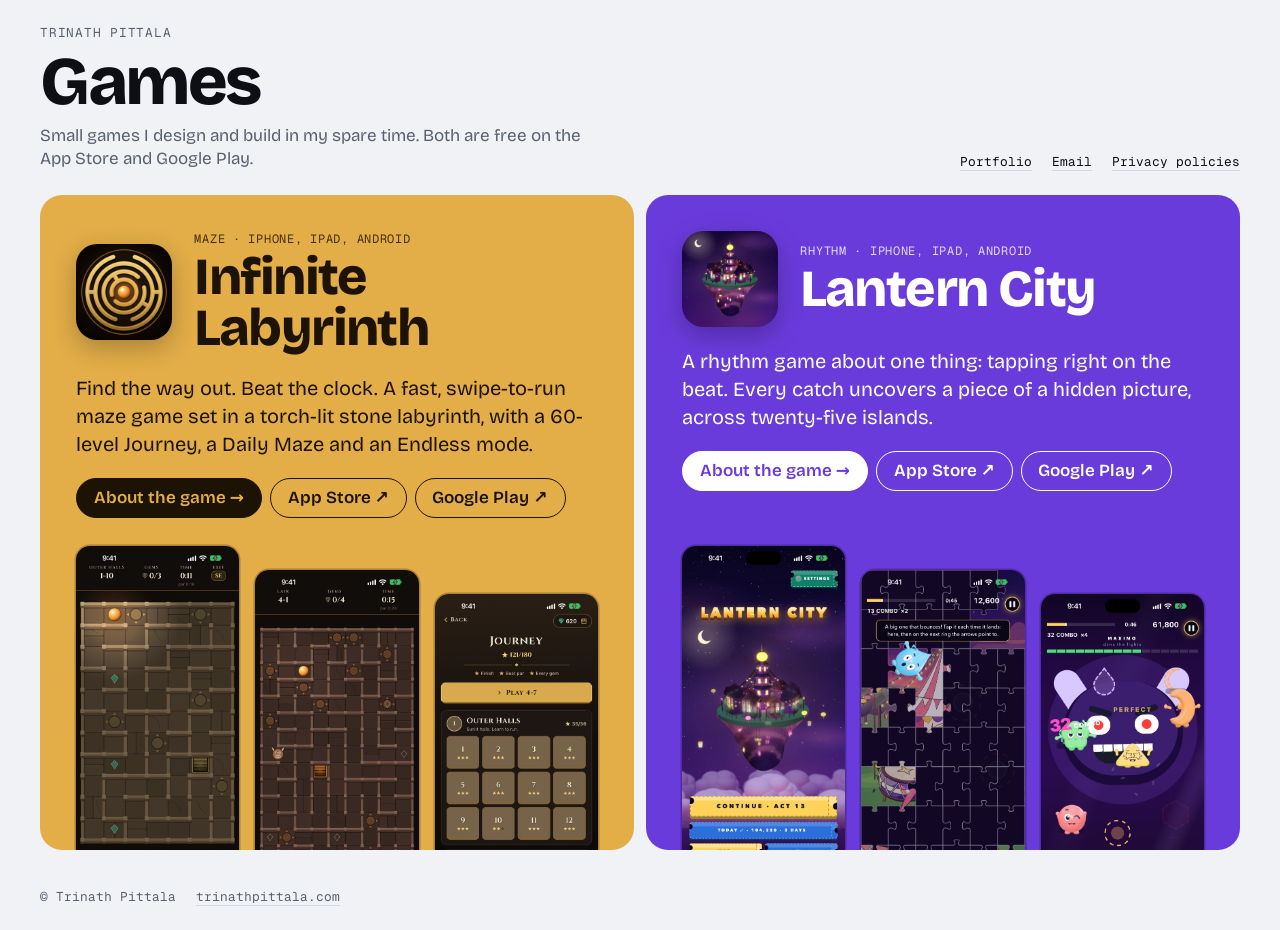
<file: index.html>
<!doctype html>
<html lang="en">
<head>
<meta charset="utf-8">
<meta name="viewport" content="width=device-width, initial-scale=1">
<title>Games by Trinath Pittala</title>
<meta name="description" content="Infinite Labyrinth and Lantern City: free games for iPhone, iPad and Android, made by Trinath Pittala.">
<link rel="canonical" href="https://lasterminator.github.io/">
<link rel="icon" href="/assets/infinite-labyrinth/icon.png">
<meta property="og:title" content="Games by Trinath Pittala">
<meta property="og:description" content="Infinite Labyrinth and Lantern City: free games for iPhone, iPad and Android.">
<meta property="og:image" content="https://lasterminator.github.io/assets/lantern-city/icon.png">
<meta name="color-scheme" content="light dark">
<link rel="preload" href="/assets/fonts/bricolage-grotesque.woff2" as="font" type="font/woff2" crossorigin>
<link rel="stylesheet" href="/assets/site.css">
</head>
<body>
<div class="wrap">
  <header class="top">
    <div>
      <h1><small>Trinath Pittala</small>Games</h1>
      <p class="tagline">Small games I design and build in my spare time. Both are free on the App Store and Google Play.</p>
    </div>
    <nav aria-label="Links">
      <a href="https://trinathpittala.com">Portfolio</a>
      <a href="mailto:subhash8111999@gmail.com">Email</a>
      <a href="https://lasterminator.github.io/Privacy-Policy/">Privacy policies</a>
    </nav>
  </header>

  <!-- One <article class="tile"> per game. To add a game, copy one and change it. -->
  <main class="games">
    <article class="tile" data-game="infinite-labyrinth" style="view-transition-name: tile-infinite-labyrinth">
      <header>
        <img class="icon" src="/assets/infinite-labyrinth/icon.png" alt="" width="96" height="96" style="view-transition-name: icon-infinite-labyrinth">
        <div>
          <p class="meta">Maze · iPhone, iPad, Android</p>
          <h2><a href="/infinite-labyrinth/">Infinite Labyrinth</a></h2>
        </div>
      </header>
      <p class="lead">Find the way out. Beat the clock. A fast, swipe-to-run maze game set in a torch-lit stone labyrinth, with a 60-level Journey, a Daily Maze and an Endless mode.</p>
      <p class="pills">
        <a class="pill solid" href="/infinite-labyrinth/">About the game →</a>
        <a class="pill" href="https://apps.apple.com/us/app/infinite-labyrinth/id6824725791">App Store ↗</a>
        <a class="pill" href="https://play.google.com/store/apps/details?id=com.subhash8111999.infinitelabyrinth.game">Google Play ↗</a>
      </p>
      <a class="peek" href="/infinite-labyrinth/" tabindex="-1" aria-hidden="true">
        <img src="/assets/infinite-labyrinth/1.jpg" alt="" width="479" height="1040">
        <img src="/assets/infinite-labyrinth/2.jpg" alt="" width="479" height="1040">
        <img src="/assets/infinite-labyrinth/4.jpg" alt="" width="479" height="1040">
      </a>
    </article>

    <article class="tile" data-game="lantern-city" style="view-transition-name: tile-lantern-city">
      <header>
        <img class="icon" src="/assets/lantern-city/icon.png" alt="" width="96" height="96" style="view-transition-name: icon-lantern-city">
        <div>
          <p class="meta">Rhythm · iPhone, iPad, Android</p>
          <h2><a href="/lantern-city/">Lantern City</a></h2>
        </div>
      </header>
      <p class="lead">A rhythm game about one thing: tapping right on the beat. Every catch uncovers a piece of a hidden picture, across twenty-five islands.</p>
      <p class="pills">
        <a class="pill solid" href="/lantern-city/">About the game →</a>
        <a class="pill" href="https://apps.apple.com/us/app/lantern-city-rhythm-game/id6824568843">App Store ↗</a>
        <a class="pill" href="https://play.google.com/store/apps/details?id=com.trinathpittala.lanterncity">Google Play ↗</a>
      </p>
      <a class="peek" href="/lantern-city/" tabindex="-1" aria-hidden="true">
        <img src="/assets/lantern-city/1.jpg" alt="" width="479" height="1040">
        <img src="/assets/lantern-city/3.jpg" alt="" width="479" height="1040">
        <img src="/assets/lantern-city/4.jpg" alt="" width="479" height="1040">
      </a>
    </article>
  </main>

  <footer class="foot">
    <span>© Trinath Pittala</span>
    <a href="https://trinathpittala.com">trinathpittala.com</a>
  </footer>
</div>
</body>
</html>
</file>
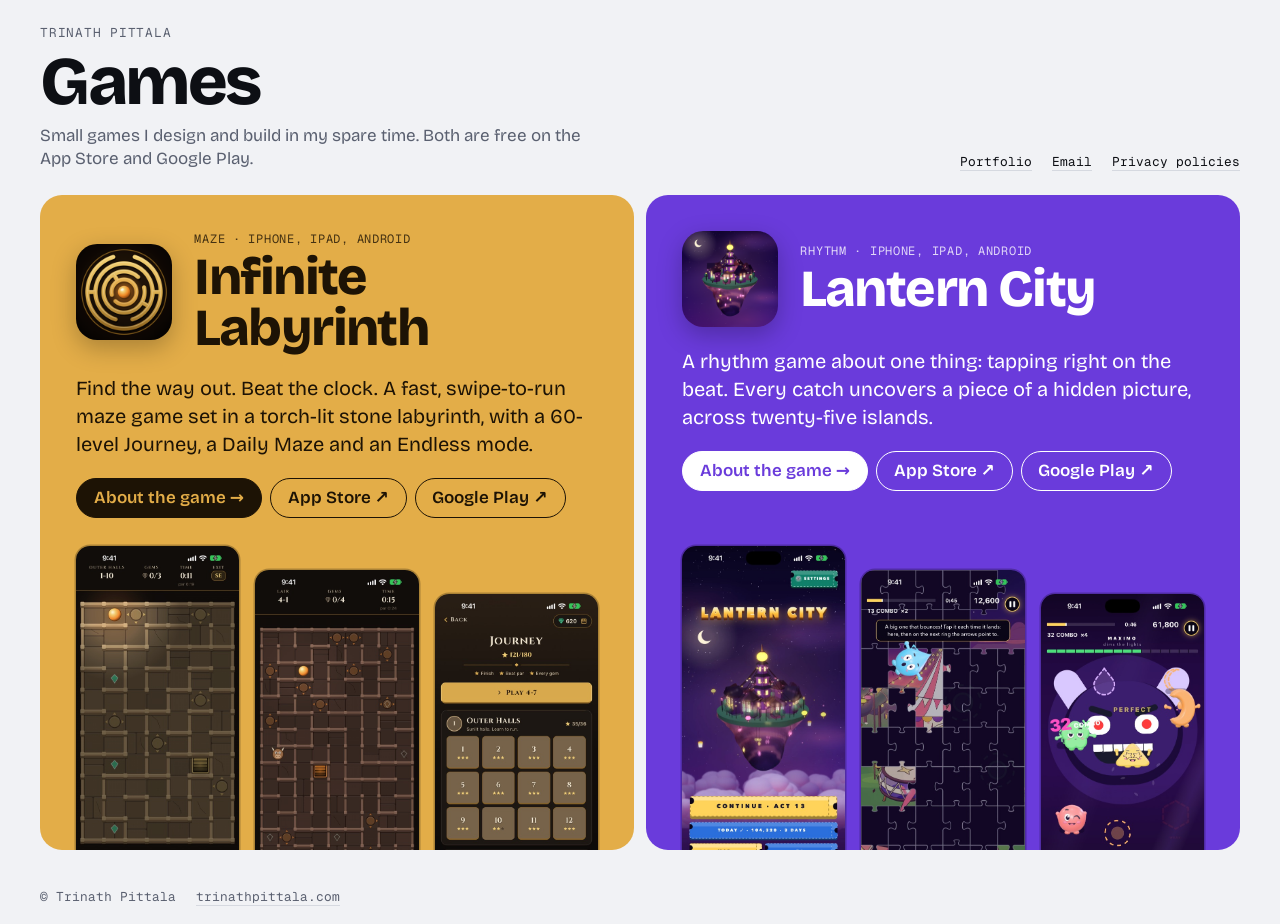
<file: apps/index.html>
<!doctype html>
<html lang="en">
<head>
<meta charset="utf-8">
<meta name="viewport" content="width=device-width, initial-scale=1">
<title>Games by Trinath Pittala</title>
<!-- The list of games now lives on the home page. This address is kept so old links still work. -->
<meta http-equiv="refresh" content="0; url=/">
<link rel="canonical" href="https://lasterminator.github.io/">
<link rel="stylesheet" href="/assets/site.css">
</head>
<body>
<div class="wrap"><p>The games are on the <a href="/">home page</a>.</p></div>
</body>
</html>
</file>
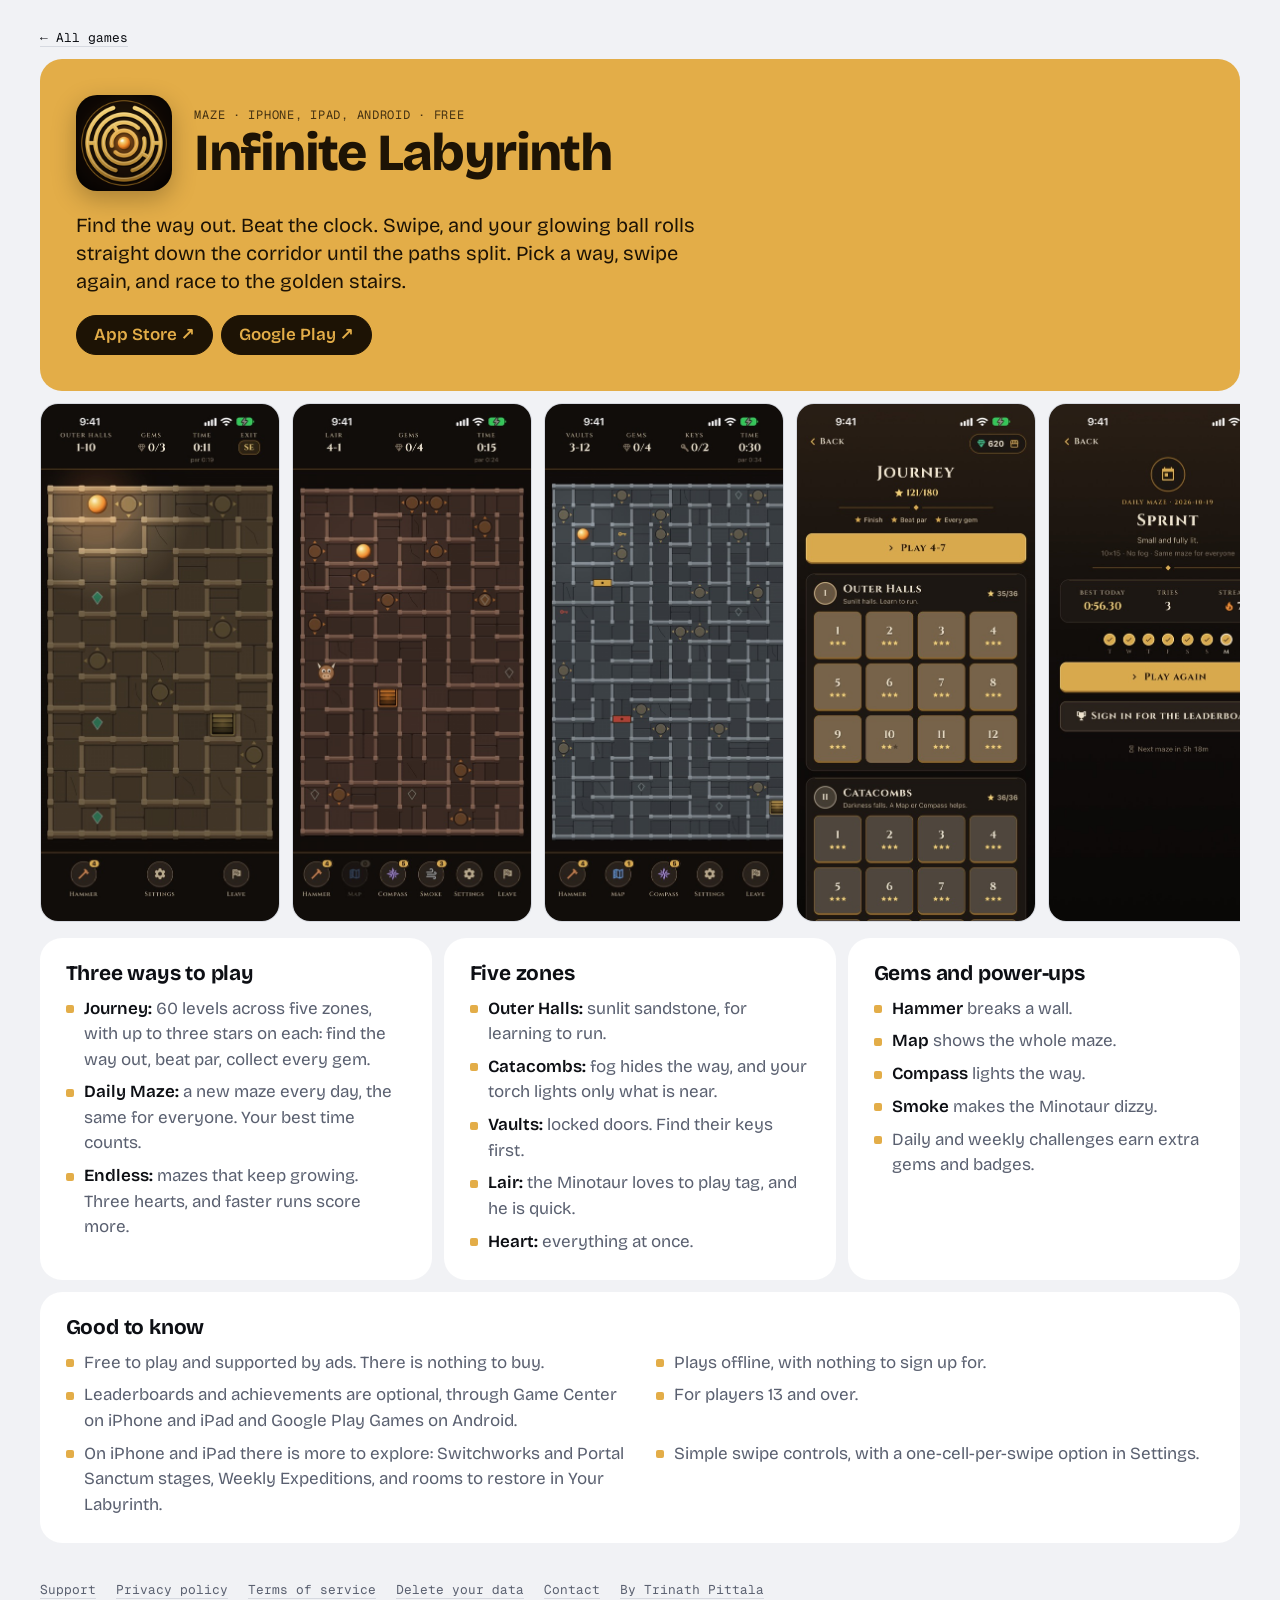
<file: infinite-labyrinth/index.html>
<!doctype html>
<html lang="en">
<head>
<meta charset="utf-8">
<meta name="viewport" content="width=device-width, initial-scale=1">
<title>Infinite Labyrinth · a maze game by Trinath Pittala</title>
<meta name="description" content="Infinite Labyrinth: find the way out and beat the clock. A free swipe-to-run maze game for iPhone, iPad and Android.">
<link rel="canonical" href="https://lasterminator.github.io/infinite-labyrinth/">
<link rel="icon" href="/assets/infinite-labyrinth/icon.png">
<meta property="og:title" content="Infinite Labyrinth">
<meta property="og:description" content="Find the way out. Beat the clock. A free maze game for iPhone, iPad and Android.">
<meta property="og:image" content="https://lasterminator.github.io/assets/infinite-labyrinth/icon.png">
<meta name="apple-itunes-app" content="app-id=6824725791">
<meta name="color-scheme" content="light dark">
<link rel="preload" href="/assets/fonts/bricolage-grotesque.woff2" as="font" type="font/woff2" crossorigin>
<link rel="stylesheet" href="/assets/site.css">
</head>
<body data-game="infinite-labyrinth">
<div class="wrap">
  <a class="back" href="/">← All games</a>

  <main>
    <section class="tile" style="view-transition-name: tile-infinite-labyrinth">
      <header>
        <img class="icon" src="/assets/infinite-labyrinth/icon.png" alt="" width="96" height="96" style="view-transition-name: icon-infinite-labyrinth">
        <div>
          <p class="meta">Maze · iPhone, iPad, Android · Free</p>
          <h1>Infinite Labyrinth</h1>
        </div>
      </header>
      <p class="lead">Find the way out. Beat the clock. Swipe, and your glowing ball rolls straight down the corridor until the paths split. Pick a way, swipe again, and race to the golden stairs.</p>
      <p class="pills">
        <a class="pill solid" href="https://apps.apple.com/us/app/infinite-labyrinth/id6824725791">App Store ↗</a>
        <a class="pill solid" href="https://play.google.com/store/apps/details?id=com.subhash8111999.infinitelabyrinth.game">Google Play ↗</a>
      </p>
    </section>

    <div class="shots" aria-label="Screenshots">
      <img src="/assets/infinite-labyrinth/1.jpg" alt="A maze in the Outer Halls, with the ball, gems and the exit stairs" width="479" height="1040">
      <img src="/assets/infinite-labyrinth/2.jpg" alt="The Minotaur chasing the ball through the Lair" width="479" height="1040" loading="lazy">
      <img src="/assets/infinite-labyrinth/3.jpg" alt="Keys and locked doors in the Vaults" width="479" height="1040" loading="lazy">
      <img src="/assets/infinite-labyrinth/4.jpg" alt="The Journey map with its five zones" width="479" height="1040" loading="lazy">
      <img src="/assets/infinite-labyrinth/5.jpg" alt="The Daily Maze screen" width="479" height="1040" loading="lazy">
      <img src="/assets/infinite-labyrinth/6.jpg" alt="The power-up shop" width="479" height="1040" loading="lazy">
    </div>

    <div class="facts">
      <section class="fact">
        <h3>Three ways to play</h3>
        <ul>
          <li><b>Journey:</b> 60 levels across five zones, with up to three stars on each: find the way out, beat par, collect every gem.</li>
          <li><b>Daily Maze:</b> a new maze every day, the same for everyone. Your best time counts.</li>
          <li><b>Endless:</b> mazes that keep growing. Three hearts, and faster runs score more.</li>
        </ul>
      </section>

      <section class="fact">
        <h3>Five zones</h3>
        <ul>
          <li><b>Outer Halls:</b> sunlit sandstone, for learning to run.</li>
          <li><b>Catacombs:</b> fog hides the way, and your torch lights only what is near.</li>
          <li><b>Vaults:</b> locked doors. Find their keys first.</li>
          <li><b>Lair:</b> the Minotaur loves to play tag, and he is quick.</li>
          <li><b>Heart:</b> everything at once.</li>
        </ul>
      </section>

      <section class="fact">
        <h3>Gems and power-ups</h3>
        <ul>
          <li><b>Hammer</b> breaks a wall.</li>
          <li><b>Map</b> shows the whole maze.</li>
          <li><b>Compass</b> lights the way.</li>
          <li><b>Smoke</b> makes the Minotaur dizzy.</li>
          <li>Daily and weekly challenges earn extra gems and badges.</li>
        </ul>
      </section>

      <section class="fact wide">
        <h3>Good to know</h3>
        <ul>
          <li>Free to play and supported by ads. There is nothing to buy.</li>
          <li>Plays offline, with nothing to sign up for.</li>
          <li>Leaderboards and achievements are optional, through Game Center on iPhone and iPad and Google Play Games on Android.</li>
          <li>For players 13 and over.</li>
          <li>On iPhone and iPad there is more to explore: Switchworks and Portal Sanctum stages, Weekly Expeditions, and rooms to restore in Your Labyrinth.</li>
          <li>Simple swipe controls, with a one-cell-per-swipe option in Settings.</li>
        </ul>
      </section>
    </div>
  </main>

  <footer class="foot">
    <a href="https://lasterminator.github.io/Privacy-Policy/infinite-labyrinth-support.html">Support</a>
    <a href="https://lasterminator.github.io/Privacy-Policy/infinite-labyrinth.html">Privacy policy</a>
    <a href="https://lasterminator.github.io/Privacy-Policy/infinite-labyrinth-terms.html">Terms of service</a>
    <a href="https://lasterminator.github.io/Privacy-Policy/infinite-labyrinth-deletion.html">Delete your data</a>
    <a href="mailto:subhash8111999@gmail.com">Contact</a>
    <a href="https://trinathpittala.com">By Trinath Pittala</a>
  </footer>
</div>
</body>
</html>
</file>
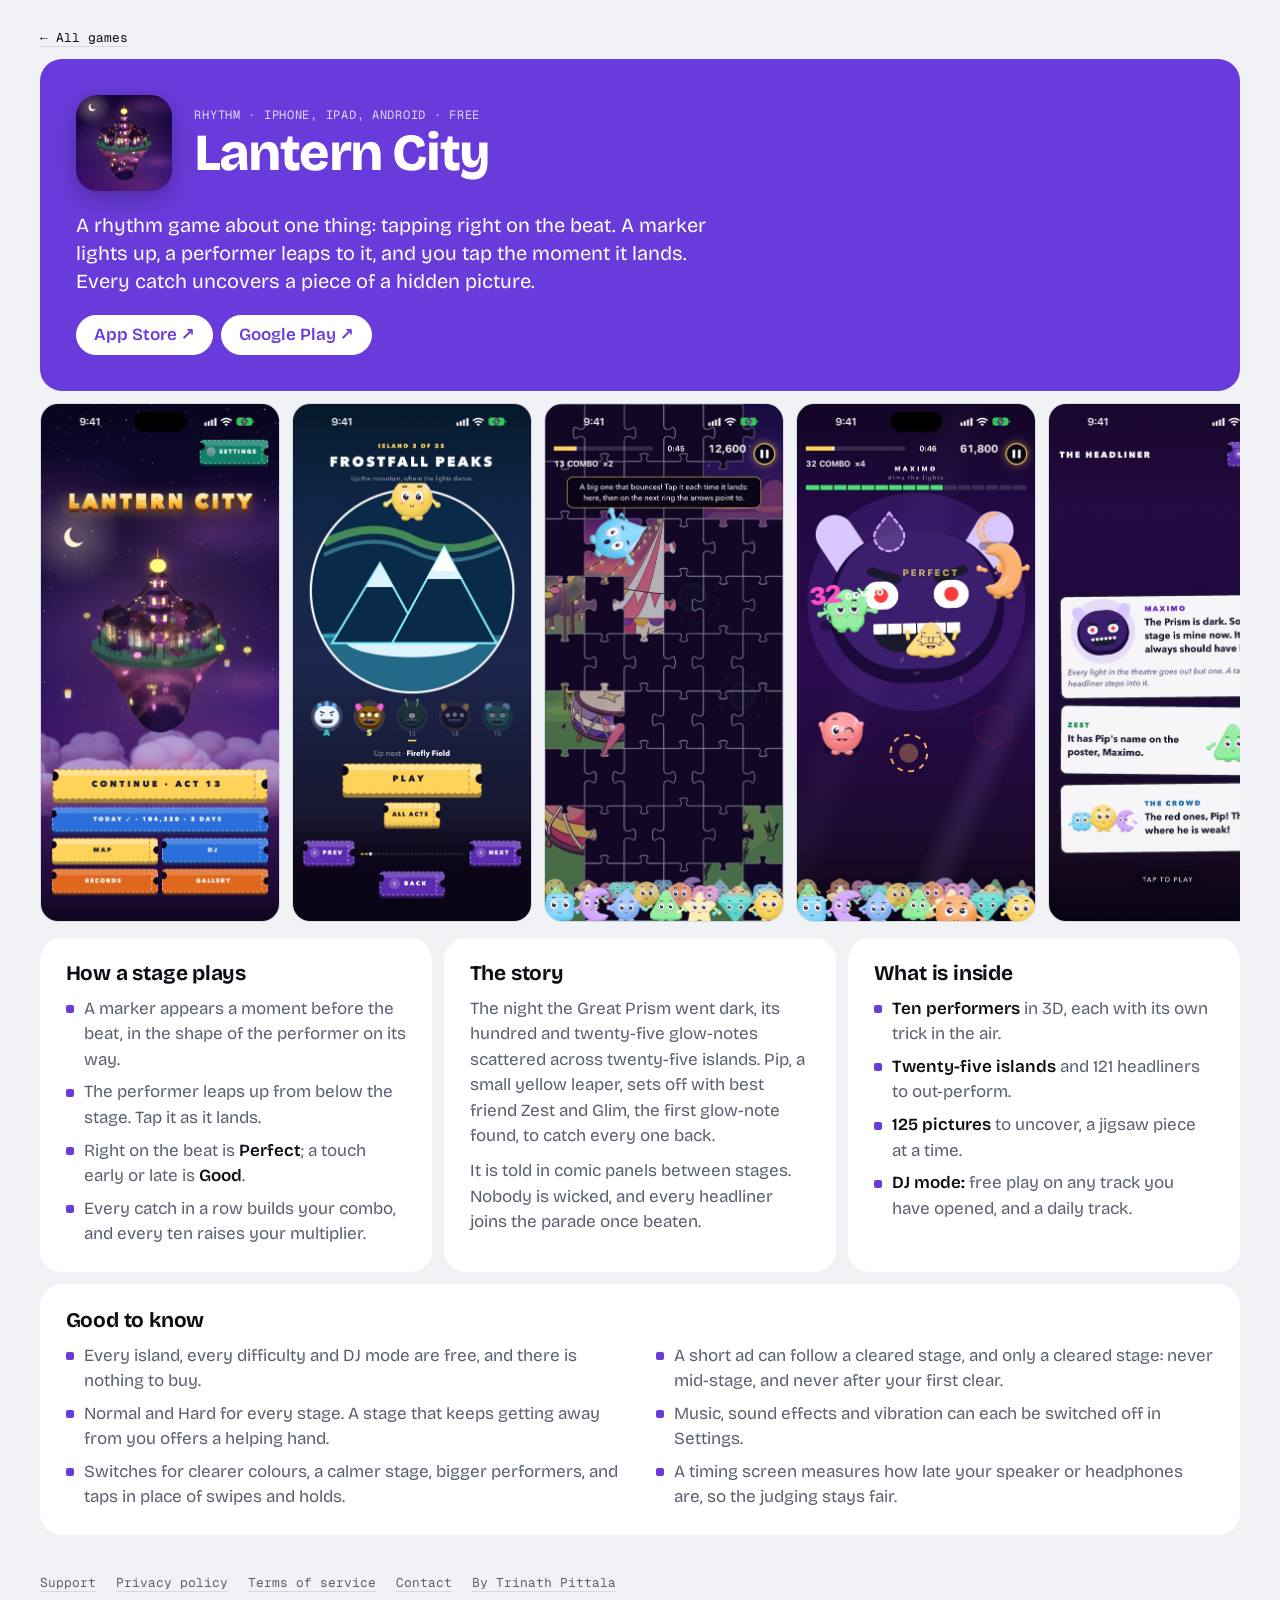
<file: lantern-city/index.html>
<!doctype html>
<html lang="en">
<head>
<meta charset="utf-8">
<meta name="viewport" content="width=device-width, initial-scale=1">
<title>Lantern City · a rhythm game by Trinath Pittala</title>
<meta name="description" content="Lantern City: tap right on the beat and uncover a hidden picture. A free rhythm game for iPhone, iPad and Android.">
<link rel="canonical" href="https://lasterminator.github.io/lantern-city/">
<link rel="icon" href="/assets/lantern-city/icon.png">
<meta property="og:title" content="Lantern City">
<meta property="og:description" content="Tap to the beat. Catch the light. Finish the picture. A free rhythm game for iPhone, iPad and Android.">
<meta property="og:image" content="https://lasterminator.github.io/assets/lantern-city/icon.png">
<meta name="apple-itunes-app" content="app-id=6824568843">
<meta name="color-scheme" content="light dark">
<link rel="preload" href="/assets/fonts/bricolage-grotesque.woff2" as="font" type="font/woff2" crossorigin>
<link rel="stylesheet" href="/assets/site.css">
</head>
<body data-game="lantern-city">
<div class="wrap">
  <a class="back" href="/">← All games</a>

  <main>
    <section class="tile" style="view-transition-name: tile-lantern-city">
      <header>
        <img class="icon" src="/assets/lantern-city/icon.png" alt="" width="96" height="96" style="view-transition-name: icon-lantern-city">
        <div>
          <p class="meta">Rhythm · iPhone, iPad, Android · Free</p>
          <h1>Lantern City</h1>
        </div>
      </header>
      <p class="lead">A rhythm game about one thing: tapping right on the beat. A marker lights up, a performer leaps to it, and you tap the moment it lands. Every catch uncovers a piece of a hidden picture.</p>
      <p class="pills">
        <a class="pill solid" href="https://apps.apple.com/us/app/lantern-city-rhythm-game/id6824568843">App Store ↗</a>
        <a class="pill solid" href="https://play.google.com/store/apps/details?id=com.trinathpittala.lanterncity">Google Play ↗</a>
      </p>
    </section>

    <div class="shots" aria-label="Screenshots">
      <img src="/assets/lantern-city/1.jpg" alt="The Lantern City title screen" width="479" height="1040">
      <img src="/assets/lantern-city/2.jpg" alt="The map of islands" width="479" height="1040" loading="lazy">
      <img src="/assets/lantern-city/3.jpg" alt="A stage in play, with a performer landing on a jigsaw picture" width="479" height="1040" loading="lazy">
      <img src="/assets/lantern-city/4.jpg" alt="A headliner stage" width="479" height="1040" loading="lazy">
      <img src="/assets/lantern-city/5.jpg" alt="A comic panel from the story" width="479" height="1040" loading="lazy">
      <img src="/assets/lantern-city/6.jpg" alt="The results screen after a stage" width="479" height="1040" loading="lazy">
    </div>

    <div class="facts">
      <section class="fact">
        <h3>How a stage plays</h3>
        <ul>
          <li>A marker appears a moment before the beat, in the shape of the performer on its way.</li>
          <li>The performer leaps up from below the stage. Tap it as it lands.</li>
          <li>Right on the beat is <b>Perfect</b>; a touch early or late is <b>Good</b>.</li>
          <li>Every catch in a row builds your combo, and every ten raises your multiplier.</li>
        </ul>
      </section>

      <section class="fact">
        <h3>The story</h3>
        <p>The night the Great Prism went dark, its hundred and twenty-five glow-notes scattered across twenty-five islands. Pip, a small yellow leaper, sets off with best friend Zest and Glim, the first glow-note found, to catch every one back.</p>
        <p>It is told in comic panels between stages. Nobody is wicked, and every headliner joins the parade once beaten.</p>
      </section>

      <section class="fact">
        <h3>What is inside</h3>
        <ul>
          <li><b>Ten performers</b> in 3D, each with its own trick in the air.</li>
          <li><b>Twenty-five islands</b> and 121 headliners to out-perform.</li>
          <li><b>125 pictures</b> to uncover, a jigsaw piece at a time.</li>
          <li><b>DJ mode:</b> free play on any track you have opened, and a daily track.</li>
        </ul>
      </section>

      <section class="fact wide">
        <h3>Good to know</h3>
        <ul>
          <li>Every island, every difficulty and DJ mode are free, and there is nothing to buy.</li>
          <li>A short ad can follow a cleared stage, and only a cleared stage: never mid-stage, and never after your first clear.</li>
          <li>Normal and Hard for every stage. A stage that keeps getting away from you offers a helping hand.</li>
          <li>Music, sound effects and vibration can each be switched off in Settings.</li>
          <li>Switches for clearer colours, a calmer stage, bigger performers, and taps in place of swipes and holds.</li>
          <li>A timing screen measures how late your speaker or headphones are, so the judging stays fair.</li>
        </ul>
      </section>
    </div>
  </main>

  <footer class="foot">
    <a href="https://lasterminator.github.io/Privacy-Policy/lantern-city-support.html">Support</a>
    <a href="https://lasterminator.github.io/Privacy-Policy/lantern-city.html">Privacy policy</a>
    <a href="https://lasterminator.github.io/Privacy-Policy/lantern-city-terms.html">Terms of service</a>
    <a href="mailto:subhash8111999@gmail.com">Contact</a>
    <a href="https://trinathpittala.com">By Trinath Pittala</a>
  </footer>
</div>
</body>
</html>
</file>
<file: assets/site.css>
/*
 * The one stylesheet for every page on this site.
 * Colours are the variables at the top. Each game has its own tile colour,
 * set by data-game="..." on the element.
 */

@font-face {
  font-family: 'Bricolage Grotesque';
  src: url('/assets/fonts/bricolage-grotesque.woff2') format('woff2');
  font-weight: 200 800;
  font-display: swap;
}

@font-face {
  font-family: 'Geist Mono';
  src: url('/assets/fonts/geist-mono.woff2') format('woff2');
  font-weight: 100 900;
  font-display: swap;
}

:root {
  --stage: #f1f2f5;
  --card: #ffffff;
  --ink: #0d0f14;
  --soft: #5a6070;
  --line: #d6d9e0;

  --display: 'Bricolage Grotesque', system-ui, sans-serif;
  --mono: 'Geist Mono', ui-monospace, Menlo, monospace;
  --radius: 22px;

  color-scheme: light dark;
}

@media (prefers-color-scheme: dark) {
  :root {
    --stage: #0a0b0f;
    --card: #15171d;
    --ink: #f3f4f6;
    --soft: #9399a8;
    --line: #23262f;
  }
}

[data-game='infinite-labyrinth'] {
  --fill: #e3ad48;
  --on: #1d1305;
}

[data-game='lantern-city'] {
  --fill: #6a3bdb;
  --on: #ffffff;
}

/* Pages move into one another instead of blinking (browsers that support it). */
@view-transition {
  navigation: auto;
}

*,
*::before,
*::after {
  box-sizing: border-box;
}

body {
  margin: 0;
  background: var(--stage);
  color: var(--ink);
  font: 400 1.0625rem/1.5 var(--display);
  -webkit-font-smoothing: antialiased;
}

h1,
h2,
h3,
p,
ul {
  margin: 0;
}

ul {
  padding: 0;
  list-style: none;
}

a {
  color: inherit;
}

img {
  display: block;
  max-width: 100%;
  height: auto;
}

:focus-visible {
  outline: 3px solid var(--ink);
  outline-offset: 3px;
  border-radius: 6px;
}

::selection {
  background: var(--ink);
  color: var(--stage);
}

/* ---------- Shared pieces ---------- */

.wrap {
  max-width: 78rem;
  margin: 0 auto;
  padding: clamp(0.75rem, 2vw, 1.5rem);
}

.mono,
.top nav,
.foot {
  font: 0.8rem var(--mono);
}

.meta {
  font: 0.75rem var(--mono);
  text-transform: uppercase;
  letter-spacing: 0.06em;
  opacity: 0.8;
}

.top {
  display: flex;
  flex-wrap: wrap;
  align-items: end;
  justify-content: space-between;
  gap: 0.75rem 2rem;
  margin-bottom: clamp(1rem, 2vw, 1.5rem);
}

.top h1 {
  font-size: clamp(2.25rem, 6vw, 4.25rem);
  font-weight: 800;
  line-height: 0.92;
  letter-spacing: -0.035em;
}

.top h1 small {
  display: block;
  margin-bottom: 0.6rem;
  font: 0.8rem var(--mono);
  letter-spacing: 0.06em;
  text-transform: uppercase;
  color: var(--soft);
}

.tagline {
  max-width: 34rem;
  margin-top: 0.75rem;
  color: var(--soft);
  line-height: 1.35;
}

.top nav,
.foot {
  display: flex;
  flex-wrap: wrap;
  gap: 0.35rem 1.25rem;
}

.top nav a,
.foot a {
  text-decoration: none;
  border-bottom: 1px solid var(--line);
}

.top nav a:hover,
.foot a:hover {
  border-color: var(--ink);
}

.foot {
  margin-top: clamp(1.5rem, 3vw, 2.5rem);
  color: var(--soft);
}

.pills {
  display: flex;
  flex-wrap: wrap;
  gap: 0.5rem;
}

.pill {
  padding: 0.55rem 1.05rem;
  border: 1.5px solid currentColor;
  border-radius: 999px;
  font-weight: 600;
  line-height: 1.2;
  text-decoration: none;
  white-space: nowrap;
  transition:
    background 0.15s ease,
    color 0.15s ease;
}

.pill:hover,
.pill.solid {
  background: var(--on, var(--ink));
  color: var(--fill, var(--stage));
  border-color: var(--on, var(--ink));
}

.pill.solid:hover {
  background: none;
  color: inherit;
}

.icon {
  flex: none;
  width: clamp(4rem, 9vw, 6rem);
  border-radius: 22%;
  box-shadow: 0 0.5rem 1.5rem rgb(0 0 0 / 0.25);
}

/* A coloured block in a game's colour: the tiles on the home page and the
   banner at the top of a game's own page. */
.tile {
  display: grid;
  gap: 1.25rem;
  align-content: start;
  padding: clamp(1.25rem, 3vw, 2.25rem);
  border-radius: var(--radius);
  background: var(--fill);
  color: var(--on);
  overflow: hidden;
}

.tile :focus-visible {
  outline-color: var(--on);
}

.tile header {
  display: flex;
  align-items: center;
  gap: clamp(0.9rem, 2vw, 1.4rem);
}

.tile h2,
.tile h1 {
  margin-top: 0.3rem;
  font-size: clamp(1.9rem, 4.2vw, 3.25rem);
  font-weight: 800;
  line-height: 0.98;
  letter-spacing: -0.03em;
  text-wrap: balance;
}

.tile h2 a {
  text-decoration: none;
}

.lead {
  max-width: 40rem;
  font-size: clamp(1.05rem, 1.6vw, 1.25rem);
  line-height: 1.4;
}

/* ---------- Home page: one tile per game ---------- */

.games {
  display: grid;
  gap: 0.75rem;
}

@media (min-width: 860px) {
  .games {
    grid-template-columns: repeat(auto-fit, minmax(0, 1fr));
    grid-auto-flow: column;
  }
}

/* Tiles are equal height; the screenshots sit on the bottom edge of each. */
.games .tile {
  grid-template-rows: auto auto auto 1fr;
}

/* Three screenshots that rise out of the bottom edge of the tile. */
.peek {
  align-self: end;
  display: grid;
  grid-template-columns: repeat(3, 1fr);
  gap: clamp(0.5rem, 1.5vw, 1rem);
  height: clamp(11rem, 26vw, 19rem);
  margin: 0.5rem 0 calc(-1 * clamp(1.25rem, 3vw, 2.25rem));
}

.peek img {
  width: 100%;
  border-radius: 14px 14px 0 0;
  box-shadow: 0 0 0 1.5px rgb(0 0 0 / 0.25);
  transition: transform 0.35s cubic-bezier(0.2, 0.9, 0.3, 1.2);
}

.peek img:nth-child(2) {
  margin-top: 1.5rem;
}

.peek img:nth-child(3) {
  margin-top: 3rem;
}

.tile:hover .peek img {
  transform: translateY(-0.75rem);
}

.tile:hover .peek img:nth-child(2) {
  transition-delay: 0.04s;
}

.tile:hover .peek img:nth-child(3) {
  transition-delay: 0.08s;
}

/* ---------- A game's own page ---------- */

.back {
  display: inline-block;
  margin-bottom: 0.75rem;
  font: 0.8rem var(--mono);
  text-decoration: none;
  border-bottom: 1px solid var(--line);
}

.back:hover {
  border-color: var(--ink);
}

/* Screenshots in a row you can swipe or scroll sideways. */
.shots {
  display: flex;
  gap: 0.75rem;
  margin: 0.75rem 0;
  padding-bottom: 0.25rem;
  overflow-x: auto;
  scroll-snap-type: x proximity;
  scrollbar-width: thin;
}

.shots img {
  flex: none;
  width: clamp(11rem, 22vw, 15rem);
  border-radius: 18px;
  border: 1.5px solid var(--line);
  scroll-snap-align: start;
}

.facts {
  display: grid;
  gap: 0.75rem;
}

@media (min-width: 860px) {
  .facts {
    grid-template-columns: repeat(3, 1fr);
  }
}

.fact {
  display: grid;
  gap: 0.6rem;
  align-content: start;
  padding: clamp(1.1rem, 2.4vw, 1.6rem);
  border-radius: var(--radius);
  background: var(--card);
}

.fact.wide {
  grid-column: 1 / -1;
}

.fact h3 {
  font-size: 1.3rem;
  font-weight: 700;
  line-height: 1.1;
  letter-spacing: -0.01em;
}

.fact p,
.fact li {
  color: var(--soft);
}

.fact ul {
  display: grid;
  gap: 0.45rem;
}

.fact li b {
  color: var(--ink);
  font-weight: 600;
}

/* A small square in the game's colour before each list item. */
.fact li {
  position: relative;
  padding-left: 1.15rem;
}

.fact li::before {
  content: '';
  position: absolute;
  left: 0;
  top: 0.55em;
  width: 0.5rem;
  height: 0.5rem;
  border-radius: 2px;
  background: var(--fill);
}

@media (min-width: 700px) {
  .fact.wide ul {
    grid-template-columns: repeat(2, 1fr);
    column-gap: 2rem;
  }
}

/* ---------- 404 ---------- */

.lost {
  display: grid;
  place-items: center;
  min-height: 100dvh;
  padding: 1rem;
}

.lost .tile {
  --fill: var(--ink);
  --on: var(--stage);
  width: min(34rem, 100%);
}

@media (prefers-reduced-motion: reduce) {
  @view-transition {
    navigation: none;
  }

  * {
    transition: none !important;
  }
}
</file>
